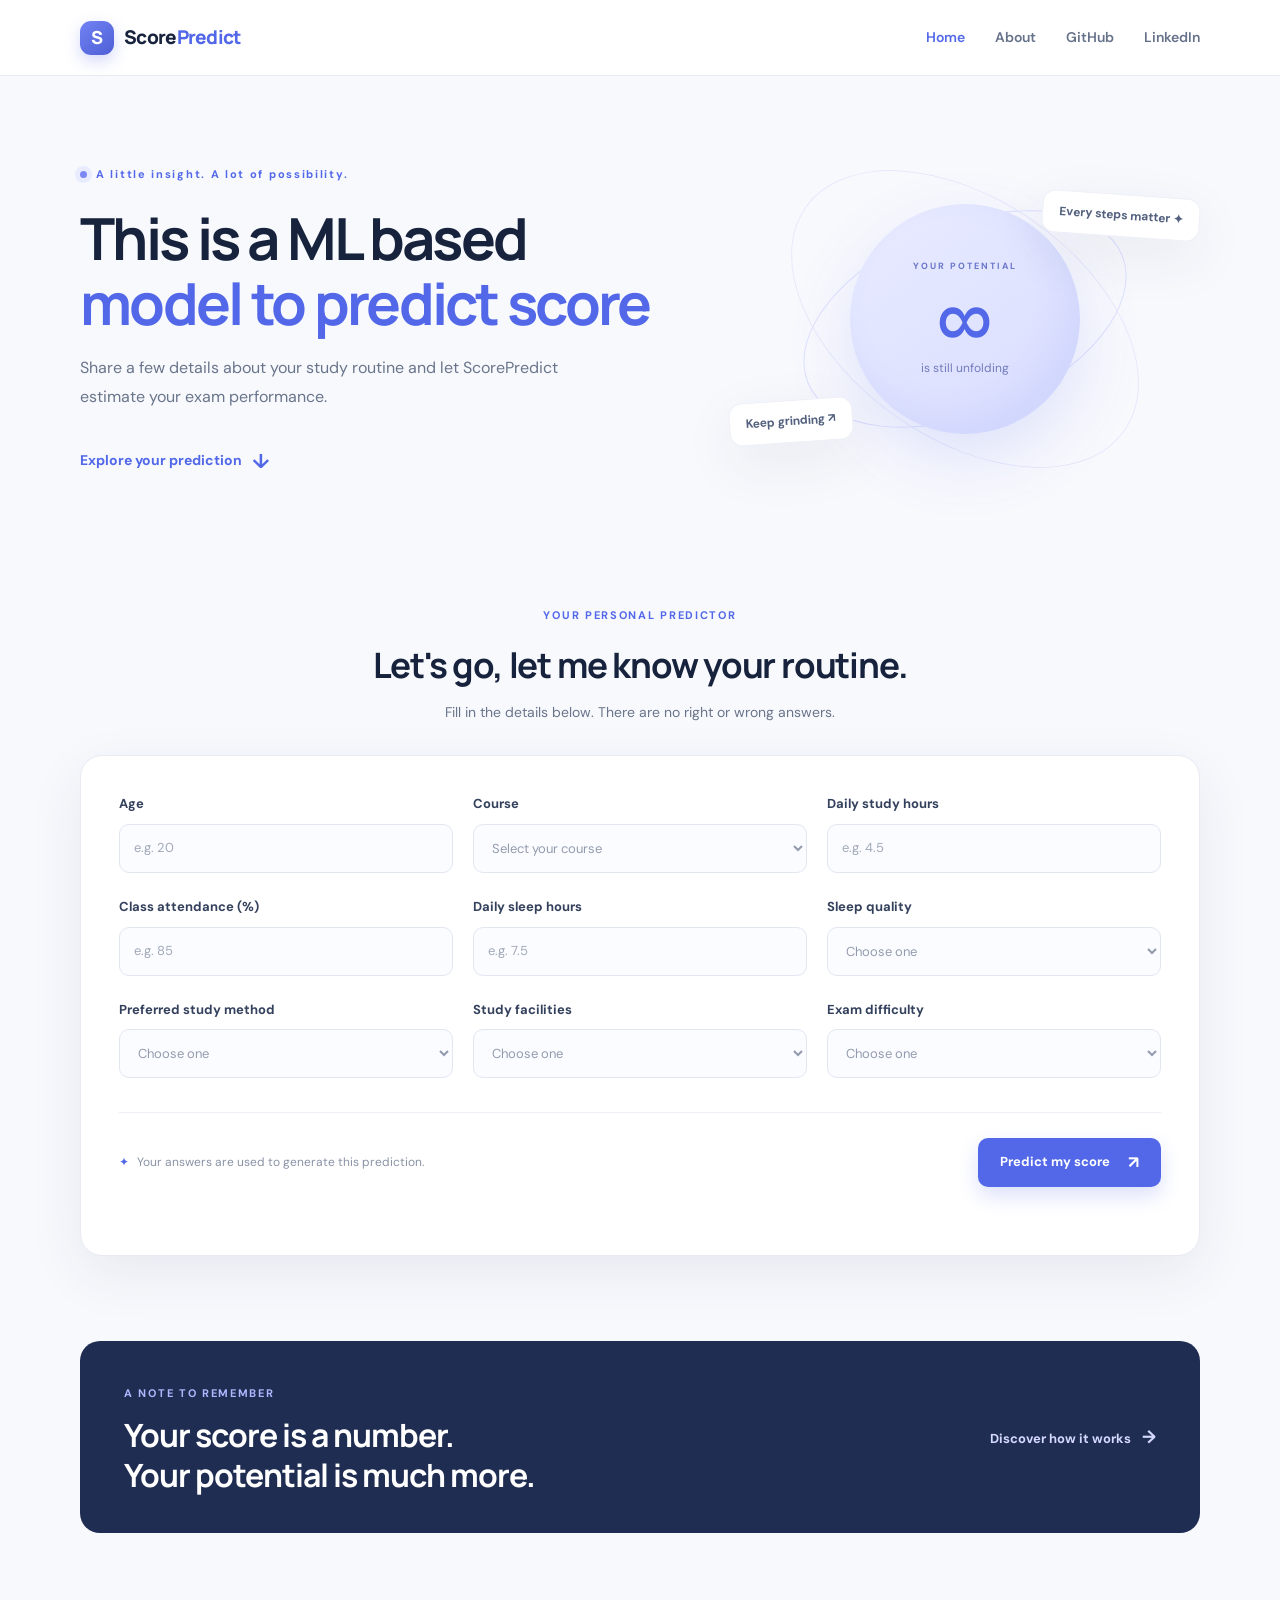
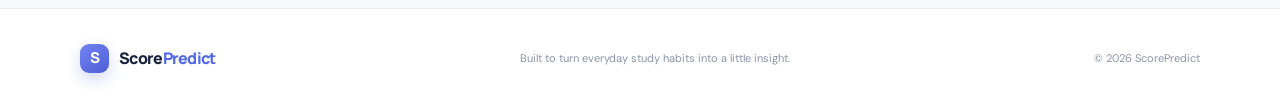
<file: frontend/index.html>
<!DOCTYPE html>
<html lang="en">
<head>
  <meta charset="UTF-8">
  <meta name="viewport" content="width=device-width, initial-scale=1.0">
  <meta name="description" content="Estimate your exam performance with ScorePredict.">
  <title>ScorePredict | Discover Your Potential</title>
  <link rel="preconnect" href="https://fonts.googleapis.com">
  <link rel="preconnect" href="https://fonts.gstatic.com" crossorigin>
  <link href="https://fonts.googleapis.com/css2?family=DM+Sans:wght@400;500;600;700&family=Manrope:wght@400;500;600;700;800&display=swap" rel="stylesheet">
  <link rel="stylesheet" href="style.css">
  <script src="script.js" defer></script>
</head>
<body>
  <header class="site-header">
    <a class="brand" href="index.html" aria-label="ScorePredict home">
      <span class="brand-mark">S</span>
      <span>Score<span class="brand-accent">Predict</span></span>
    </a>

    <nav class="nav-links" aria-label="Main navigation">
      <a class="nav-link active" href="index.html">Home</a>
      <a class="nav-link" href="about.html">About</a>
      <a class="nav-link" href="https://github.com/Saumik-Yadav" target="_blank" rel="noopener noreferrer">GitHub</a>
      <a class="nav-link" href="https://www.linkedin.com/in/saumik-yadav-44502a3b0" target="_blank" rel="noopener noreferrer">LinkedIn</a>
    </nav>
  </header>

  <main>
    <section class="hero section-wrap">
      <div class="hero-copy">
        <span class="eyebrow"><span class="eyebrow-dot"></span> A little insight. A lot of possibility.</span>
        <h1>This is a ML based<br><span>model to predict score</span></h1>
        <p>Share a few details about your study routine and let ScorePredict estimate your exam performance.</p>
        <a class="text-link" href="#predictor">Explore your prediction <span aria-hidden="true">↓</span></a>
      </div>
      <div class="hero-art" aria-hidden="true">
        <div class="orbit orbit-one"></div>
        <div class="orbit orbit-two"></div>
        <div class="hero-orb">
          <span class="orb-label">YOUR POTENTIAL</span>
          <strong>∞</strong>
          <span class="orb-caption">is still unfolding</span>
        </div>
        <span class="floating-note note-top">Every steps matter ✦</span>
        <span class="floating-note note-bottom">Keep grinding ↗</span>
      </div>
    </section>

    <section class="predict-section section-wrap" id="predictor">
      <div class="section-heading">
        <span class="eyebrow">YOUR PERSONAL PREDICTOR</span>
        <h2>Let's go, let me know your routine.</h2>
        <p>Fill in the details below. There are no right or wrong answers.</p>
      </div>

      <form id="prediction-form" class="prediction-card">
        <div class="form-grid">
          <div class="field">
            <label for="age">Age</label>
            <input id="age" name="age" type="number" min="10" max="100" step="1" placeholder="e.g. 20" required>
          </div>

          <div class="field">
            <label for="course">Course</label>
            <select id="course" name="course" required>
              <option value="" disabled selected>Select your course</option>
              <option value="bca">BCA</option>
              <option value="ba">BA</option>
              <option value="b.sc">B.Sc</option>
              <option value="b.com">B.Com</option>
              <option value="bba">BBA</option>
              <option value="diploma">Diploma</option>
              <option value="b.tech">B.Tech</option>
            </select>
          </div>

          <div class="field">
            <label for="study_hours">Daily study hours</label>
            <input id="study_hours" name="study_hours" type="number" min="0" max="24" step="0.1" placeholder="e.g. 4.5" required>
          </div>

          <div class="field">
            <label for="class_attendance">Class attendance (%)</label>
            <input id="class_attendance" name="class_attendance" type="number" min="0" max="100" step="0.1" placeholder="e.g. 85" required>
          </div>

          <div class="field">
            <label for="sleep_hours">Daily sleep hours</label>
            <input id="sleep_hours" name="sleep_hours" type="number" min="0" max="24" step="0.1" placeholder="e.g. 7.5" required>
          </div>

          <div class="field">
            <label for="sleep_quality">Sleep quality</label>
            <select id="sleep_quality" name="sleep_quality" required>
              <option value="" disabled selected>Choose one</option>
              <option value="poor">Poor</option>
              <option value="average">Average</option>
              <option value="good">Good</option>
            </select>
          </div>

          <div class="field">
            <label for="study_method">Preferred study method</label>
            <select id="study_method" name="study_method" required>
              <option value="" disabled selected>Choose one</option>
              <option value="self-study">Self-study</option>
              <option value="online videos">Online videos</option>
              <option value="coaching">Coaching</option>
              <option value="group study">Group study</option>
              <option value="mixed">Mixed</option>
            </select>
          </div>

          <div class="field">
            <label for="facility_rating">Study facilities</label>
            <select id="facility_rating" name="facility_rating" required>
              <option value="" disabled selected>Choose one</option>
              <option value="low">Low</option>
              <option value="medium">Medium</option>
              <option value="high">High</option>
            </select>
          </div>

          <div class="field">
            <label for="exam_difficulty">Exam difficulty</label>
            <select id="exam_difficulty" name="exam_difficulty" required>
              <option value="" disabled selected>Choose one</option>
              <option value="easy">Easy</option>
              <option value="moderate">Moderate</option>
              <option value="hard">Hard</option>
            </select>
          </div>
        </div>

        <div class="form-bottom">
          <p class="privacy-note"><span aria-hidden="true">✦</span> Your answers are used to generate this prediction.</p>
          <button class="primary-button" id="predict-button" type="submit">
            <span class="button-label">Predict my score</span>
            <span aria-hidden="true">↗</span>
          </button>
        </div>
        <p class="form-status" id="form-status" role="status" aria-live="polite"></p>
      </form>

      <section class="result-card" id="result-card" aria-live="polite" hidden>
        <div class="result-sparkle" aria-hidden="true">✦</div>
        <span class="eyebrow">YOUR SCORE PREDICTION</span>
        <div class="score-line"><strong id="predicted-score">--</strong><span>/ 100</span></div>
        <p class="result-message" id="result-message"></p>
        <p class="result-disclaimer">This is an estimate generated by a machine-learning model, not a guarantee of your actual exam result.</p>
        <button class="secondary-button" id="try-again" type="button">Update my answers</button>
      </section>
    </section>

    <section class="closing-banner section-wrap">
      <div>
        <span class="eyebrow">A NOTE TO REMEMBER</span>
        <h2>Your score is a number.<br>Your potential is much more.</h2>
      </div>
      <a href="about.html" class="banner-link">Discover how it works <span aria-hidden="true">→</span></a>
    </section>
  </main>

  <footer class="site-footer">
    <a class="brand footer-brand" href="index.html"><span class="brand-mark">S</span><span>Score<span class="brand-accent">Predict</span></span></a>
    <p>Built to turn everyday study habits into a little insight.</p>
    <span class="copyright">© <span id="year"></span> ScorePredict</span>
  </footer>
</body>
</html>
</file>
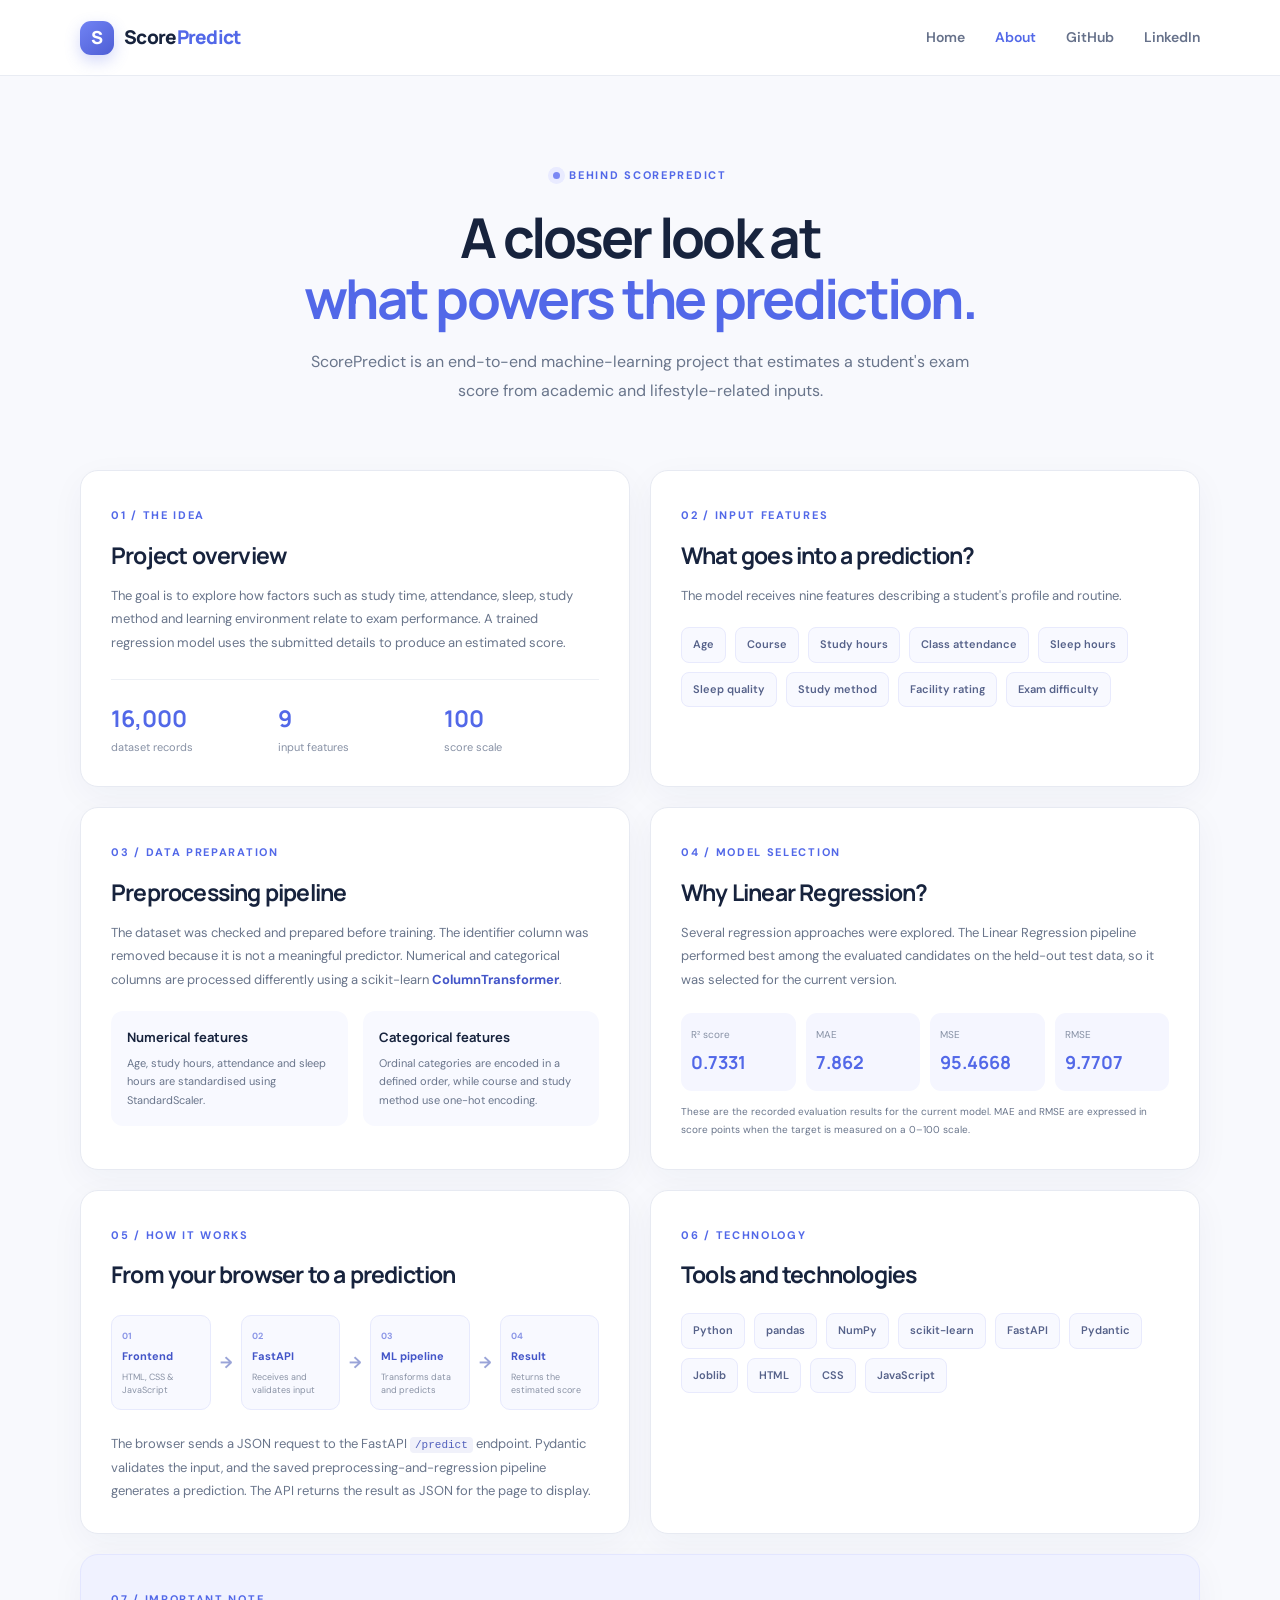
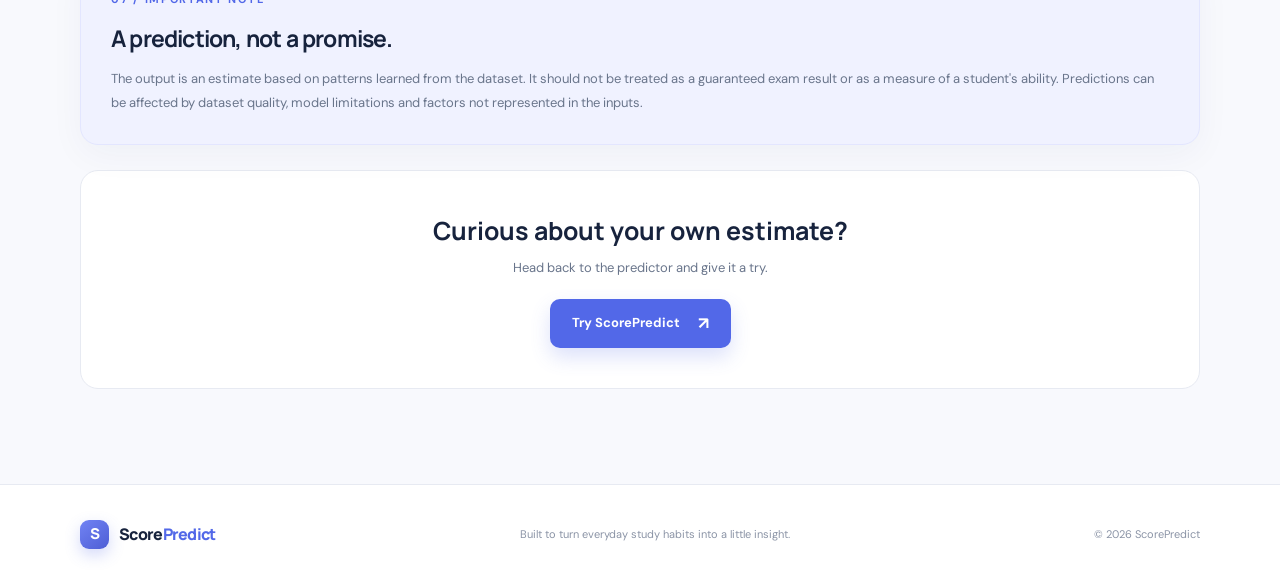
<file: frontend/about.html>
<!DOCTYPE html>
<html lang="en">
<head>
  <meta charset="UTF-8">
  <meta name="viewport" content="width=device-width, initial-scale=1.0">
  <meta name="description" content="Learn how the ScorePredict student exam score prediction project works.">
  <title>About | ScorePredict</title>
  <link rel="preconnect" href="https://fonts.googleapis.com">
  <link rel="preconnect" href="https://fonts.gstatic.com" crossorigin>
  <link href="https://fonts.googleapis.com/css2?family=DM+Sans:wght@400;500;600;700&family=Manrope:wght@400;500;600;700;800&display=swap" rel="stylesheet">
  <link rel="stylesheet" href="style.css">
</head>
<body>
  <header class="site-header">
    <a class="brand" href="index.html" aria-label="ScorePredict home">
      <span class="brand-mark">S</span>
      <span>Score<span class="brand-accent">Predict</span></span>
    </a>
    <nav class="nav-links" aria-label="Main navigation">
      <a class="nav-link" href="index.html">Home</a>
      <a class="nav-link active" href="about.html">About</a>
      <!-- Replace # with your actual profile URLs before publishing. -->
      <a class="nav-link" href="#" target="_blank" rel="noopener noreferrer">GitHub</a>
      <a class="nav-link" href="#" target="_blank" rel="noopener noreferrer">LinkedIn</a>
    </nav>
  </header>

  <main class="about-main">
    <section class="about-hero section-wrap">
      <span class="eyebrow"><span class="eyebrow-dot"></span> BEHIND SCOREPREDICT</span>
      <h1>A closer look at<br><span>what powers the prediction.</span></h1>
      <p>ScorePredict is an end-to-end machine-learning project that estimates a student's exam score from academic and lifestyle-related inputs.</p>
    </section>

    <section class="about-content section-wrap">
      <article class="info-panel">
        <span class="eyebrow">01 / THE IDEA</span>
        <h2>Project overview</h2>
        <p>The goal is to explore how factors such as study time, attendance, sleep, study method and learning environment relate to exam performance. A trained regression model uses the submitted details to produce an estimated score.</p>
        <div class="stat-row">
          <div class="stat"><strong>16,000</strong><span>dataset records</span></div>
          <div class="stat"><strong>9</strong><span>input features</span></div>
          <div class="stat"><strong>100</strong><span>score scale</span></div>
        </div>
      </article>

      <article class="info-panel">
        <span class="eyebrow">02 / INPUT FEATURES</span>
        <h2>What goes into a prediction?</h2>
        <p>The model receives nine features describing a student's profile and routine.</p>
        <div class="feature-list">
          <span>Age</span><span>Course</span><span>Study hours</span>
          <span>Class attendance</span><span>Sleep hours</span><span>Sleep quality</span>
          <span>Study method</span><span>Facility rating</span><span>Exam difficulty</span>
        </div>
      </article>

      <article class="info-panel">
        <span class="eyebrow">03 / DATA PREPARATION</span>
        <h2>Preprocessing pipeline</h2>
        <p>The dataset was checked and prepared before training. The identifier column was removed because it is not a meaningful predictor. Numerical and categorical columns are processed differently using a scikit-learn <strong>ColumnTransformer</strong>.</p>
        <div class="detail-grid">
          <div><h3>Numerical features</h3><p>Age, study hours, attendance and sleep hours are standardised using StandardScaler.</p></div>
          <div><h3>Categorical features</h3><p>Ordinal categories are encoded in a defined order, while course and study method use one-hot encoding.</p></div>
        </div>
      </article>

      <article class="info-panel">
        <span class="eyebrow">04 / MODEL SELECTION</span>
        <h2>Why Linear Regression?</h2>
        <p>Several regression approaches were explored. The Linear Regression pipeline performed best among the evaluated candidates on the held-out test data, so it was selected for the current version.</p>
        <div class="metric-grid">
          <div class="metric"><span>R² score</span><strong>0.7331</strong></div>
          <div class="metric"><span>MAE</span><strong>7.862</strong></div>
          <div class="metric"><span>MSE</span><strong>95.4668</strong></div>
          <div class="metric"><span>RMSE</span><strong>9.7707</strong></div>
        </div>
        <p class="small-note">These are the recorded evaluation results for the current model. MAE and RMSE are expressed in score points when the target is measured on a 0–100 scale.</p>
      </article>

      <article class="info-panel">
        <span class="eyebrow">05 / HOW IT WORKS</span>
        <h2>From your browser to a prediction</h2>
        <div class="architecture" aria-label="Prediction flow">
          <div class="architecture-step"><span>01</span><strong>Frontend</strong><small>HTML, CSS & JavaScript</small></div>
          <b aria-hidden="true">→</b>
          <div class="architecture-step"><span>02</span><strong>FastAPI</strong><small>Receives and validates input</small></div>
          <b aria-hidden="true">→</b>
          <div class="architecture-step"><span>03</span><strong>ML pipeline</strong><small>Transforms data and predicts</small></div>
          <b aria-hidden="true">→</b>
          <div class="architecture-step"><span>04</span><strong>Result</strong><small>Returns the estimated score</small></div>
        </div>
        <p>The browser sends a JSON request to the FastAPI <code>/predict</code> endpoint. Pydantic validates the input, and the saved preprocessing-and-regression pipeline generates a prediction. The API returns the result as JSON for the page to display.</p>
      </article>

      <article class="info-panel">
        <span class="eyebrow">06 / TECHNOLOGY</span>
        <h2>Tools and technologies</h2>
        <div class="tech-list">
          <span>Python</span><span>pandas</span><span>NumPy</span><span>scikit-learn</span>
          <span>FastAPI</span><span>Pydantic</span><span>Joblib</span><span>HTML</span><span>CSS</span><span>JavaScript</span>
        </div>
      </article>

      <article class="info-panel note-panel">
        <span class="eyebrow">07 / IMPORTANT NOTE</span>
        <h2>A prediction, not a promise.</h2>
        <p>The output is an estimate based on patterns learned from the dataset. It should not be treated as a guaranteed exam result or as a measure of a student's ability. Predictions can be affected by dataset quality, model limitations and factors not represented in the inputs.</p>
      </article>
    </section>

    <section class="about-cta section-wrap">
      <h2>Curious about your own estimate?</h2>
      <p>Head back to the predictor and give it a try.</p>
      <a class="primary-button button-link" href="index.html#predictor">Try ScorePredict <span aria-hidden="true">↗</span></a>
    </section>
  </main>

  <footer class="site-footer">
    <a class="brand footer-brand" href="index.html"><span class="brand-mark">S</span><span>Score<span class="brand-accent">Predict</span></span></a>
    <p>Built to turn everyday study habits into a little insight.</p>
    <span class="copyright">© <span id="year"></span> ScorePredict</span>
  </footer>
  <script>document.getElementById("year").textContent = new Date().getFullYear();</script>
</body>
</html>
</file>
<file: frontend/style.css>
:root {
  --ink: #17233d;
  --muted: #69758b;
  --blue: #5268e8;
  --blue-dark: #4054cf;
  --lavender: #eef0ff;
  --line: #e7eaf2;
  --surface: #ffffff;
  --background: #f8f9fd;
  --green: #16866b;
  --shadow: 0 18px 55px rgba(34, 48, 91, 0.08);
}

* { box-sizing: border-box; }
html { scroll-behavior: smooth; scroll-padding-top: 100px; }
body {
  margin: 0;
  color: var(--ink);
  background: var(--background);
  font-family: "DM Sans", sans-serif;
  line-height: 1.6;
}
h1, h2, h3, .brand { font-family: "Manrope", sans-serif; }
a { color: inherit; text-decoration: none; }
button, input, select { font: inherit; }
[hidden] { display: none !important; }
.section-wrap { width: min(1120px, calc(100% - 48px)); margin-inline: auto; }


.site-header {
  height: 76px;
  padding: 0 max(24px, calc((100vw - 1120px) / 2));
  position: sticky;
  top: 0;
  z-index: 20;
  display: flex;
  align-items: center;
  justify-content: space-between;
  gap: 24px;
  background: rgba(255, 255, 255, 0.94);
  border-bottom: 1px solid rgba(231, 234, 242, 0.9);
  backdrop-filter: blur(14px);
}
.brand { display: inline-flex; align-items: center; gap: 10px; font-weight: 800; font-size: 19px; letter-spacing: -0.7px; white-space: nowrap; }
.brand-mark {
  width: 34px; height: 34px; border-radius: 11px; display: grid; place-items: center;
  color: white; background: linear-gradient(140deg, #7183f4, #4e5ed5); font-size: 18px;
  box-shadow: 0 6px 15px rgba(82, 104, 232, 0.25);
}
.brand-accent { color: var(--blue); }
.nav-links { display: flex; align-items: center; gap: 30px; }
.nav-link { color: #66718a; font-size: 14px; font-weight: 600; transition: color .2s ease; }
.nav-link:hover, .nav-link.active { color: var(--blue); }


.hero { min-height: 475px; display: grid; grid-template-columns: 1.12fr .88fr; align-items: center; gap: 50px; padding-block: 65px 55px; }
.eyebrow { display: inline-flex; align-items: center; gap: 9px; color: var(--blue); font-size: 11px; font-weight: 700; letter-spacing: 1.7px; }
.eyebrow-dot { width: 7px; height: 7px; border-radius: 50%; background: #7b88f4; box-shadow: 0 0 0 5px #e9ebff; }
.hero h1, .about-hero h1 { margin: 20px 0 18px; font-size: clamp(38px, 5vw, 58px); line-height: 1.12; letter-spacing: -2.7px; }
.hero h1 span, .about-hero h1 span { color: var(--blue); }
.hero-copy > p, .about-hero > p { max-width: 520px; color: var(--muted); font-size: 16px; line-height: 1.8; }
.text-link { display: inline-flex; align-items: center; gap: 10px; margin-top: 17px; color: var(--blue); font-weight: 700; font-size: 14px; }
.text-link span { font-size: 20px; transition: transform .2s; }
.text-link:hover span { transform: translateY(4px); }
.hero-art { min-height: 320px; position: relative; display: grid; place-items: center; }
.hero-orb {
  width: 230px; height: 230px; border-radius: 50%; display: flex; flex-direction: column;
  justify-content: center; align-items: center; background: linear-gradient(145deg, #e8ebff, #d9ddff);
  box-shadow: inset -15px -15px 35px rgba(82, 104, 232, .08), 0 25px 65px rgba(82, 104, 232, .15);
  position: relative; z-index: 2;
}
.hero-orb strong { color: var(--blue); font-family: "Manrope", sans-serif; font-size: 78px; line-height: 1.1; font-weight: 500; }
.orb-label { color: #6975c8; font-size: 9px; letter-spacing: 2px; font-weight: 700; }
.orb-caption { color: #707bbd; font-size: 12px; }
.orbit { position: absolute; border: 1px solid #dce0ff; border-radius: 50%; transform: rotate(-22deg); }
.orbit-one { width: 340px; height: 190px; }
.orbit-two { width: 390px; height: 240px; transform: rotate(35deg); border-color: #e7e9fb; }
.floating-note { position: absolute; z-index: 3; padding: 11px 16px; border: 1px solid #eef0f7; border-radius: 13px; background: white; box-shadow: var(--shadow); color: #53617e; font-size: 12px; font-weight: 700; }
.note-top { top: 35px; right: 0; transform: rotate(4deg); }
.note-bottom { bottom: 35px; left: 0; transform: rotate(-4deg); }

/* ---------- Prediction form ---------- */
.predict-section { padding-block: 50px 85px; }
.section-heading { text-align: center; margin-bottom: 32px; }
.section-heading h2 { margin: 10px 0 8px; font-size: clamp(26px, 3vw, 35px); letter-spacing: -1.2px; }
.section-heading p { margin: 0; color: var(--muted); font-size: 14px; }
.prediction-card { padding: 38px; background: var(--surface); border: 1px solid var(--line); border-radius: 22px; box-shadow: var(--shadow); }
.form-grid { display: grid; grid-template-columns: repeat(3, minmax(0, 1fr)); gap: 24px 20px; }
.field { display: flex; flex-direction: column; gap: 9px; min-width: 0; }
.field label { color: #34415d; font-size: 13px; font-weight: 700; }
.field input, .field select {
  width: 100%; min-height: 49px; padding: 0 14px; outline: none; border: 1px solid #e2e6f0;
  border-radius: 10px; color: var(--ink); background: #fbfcff; font-size: 13px; transition: border .2s, box-shadow .2s;
}
.field input::placeholder { color: #a1a9b9; }
.field select:invalid { color: #929bad; }
.field input:focus, .field select:focus { border-color: #8794f1; box-shadow: 0 0 0 3px #eef0ff; background: white; }
.form-bottom { display: flex; align-items: center; justify-content: space-between; gap: 20px; margin-top: 34px; padding-top: 25px; border-top: 1px solid #edf0f5; }
.privacy-note { margin: 0; color: #8992a5; font-size: 12px; }
.privacy-note span { color: var(--blue); margin-right: 5px; }
.primary-button {
  min-height: 49px; padding: 0 22px; display: inline-flex; align-items: center; justify-content: center; gap: 18px;
  border: 0; border-radius: 10px; background: var(--blue); color: white; font-weight: 700; font-size: 13px;
  cursor: pointer; box-shadow: 0 9px 20px rgba(82, 104, 232, .2); transition: transform .2s, background .2s, box-shadow .2s;
}
.primary-button:hover { background: var(--blue-dark); transform: translateY(-2px); box-shadow: 0 12px 24px rgba(82, 104, 232, .26); }
.primary-button:disabled { opacity: .65; cursor: wait; transform: none; }
.primary-button > span:last-child { font-size: 17px; }
.form-status { min-height: 18px; margin: 12px 0 0; color: #bd4b55; font-size: 12px; }
.form-status.success { color: var(--green); }


.result-card {
  position: relative; max-width: 650px; margin: 28px auto 0; padding: 38px 30px; text-align: center;
  overflow: hidden; border: 1px solid #e3e6ff; border-radius: 22px;
  background: radial-gradient(circle at 50% 0%, #eef0ff 0, #fff 65%); box-shadow: var(--shadow);
  animation: result-in .55s ease both;
}
@keyframes result-in { from { opacity: 0; transform: translateY(18px); } to { opacity: 1; transform: translateY(0); } }
.result-sparkle { position: absolute; top: 18px; right: 25px; color: #9aa5ff; font-size: 25px; }
.score-line { display: flex; align-items: baseline; justify-content: center; gap: 8px; margin: 8px 0; }
.score-line strong { color: var(--blue); font-family: "Manrope", sans-serif; font-size: clamp(58px, 10vw, 82px); line-height: 1.15; letter-spacing: -4px; }
.score-line span { color: #8b94a8; font-weight: 600; }
.result-message { max-width: 460px; margin: 8px auto 12px; color: #35415d; font-size: 17px; font-weight: 700; }
.result-disclaimer { max-width: 490px; margin: 0 auto 22px; color: #8992a5; font-size: 11px; }
.secondary-button { padding: 10px 17px; border: 1px solid #dfe3f7; border-radius: 9px; color: var(--blue); background: white; font-size: 12px; font-weight: 700; cursor: pointer; }
.secondary-button:hover { background: #f5f6ff; }


.closing-banner { display: flex; align-items: center; justify-content: space-between; gap: 25px; margin-bottom: 75px; padding: 38px 44px; border-radius: 20px; background: #202d52; color: white; }
.closing-banner .eyebrow { color: #aeb8ff; }
.closing-banner h2 { margin: 10px 0 0; font-size: clamp(23px, 3vw, 32px); line-height: 1.25; letter-spacing: -1px; }
.banner-link { flex: 0 0 auto; color: #d5d9ff; font-size: 13px; font-weight: 700; }
.banner-link span { margin-left: 8px; font-size: 18px; }
.site-footer { min-height: 100px; padding: 25px max(24px, calc((100vw - 1120px) / 2)); display: flex; align-items: center; justify-content: space-between; gap: 20px; background: white; border-top: 1px solid var(--line); }
.footer-brand { font-size: 16px; }
.footer-brand .brand-mark { width: 29px; height: 29px; font-size: 15px; border-radius: 9px; }
.site-footer p, .copyright { margin: 0; color: #8b94a6; font-size: 11px; }

/* ---------- About page ---------- */
.about-main { padding-bottom: 20px; }
.about-hero { padding-block: 85px 65px; text-align: center; }
.about-hero h1 { font-size: clamp(38px, 5vw, 55px); }
.about-hero > p { max-width: 680px; margin: 0 auto; }
.about-content { display: grid; grid-template-columns: repeat(2, minmax(0, 1fr)); gap: 20px; }
.info-panel { padding: 30px; border: 1px solid var(--line); border-radius: 18px; background: white; box-shadow: 0 10px 35px rgba(34, 48, 91, .045); }
.info-panel h2 { margin: 10px 0 10px; font-size: 23px; letter-spacing: -.8px; }
.info-panel > p { margin: 0; color: var(--muted); font-size: 13px; line-height: 1.8; }
.info-panel strong { color: #4355c8; }
.stat-row { display: grid; grid-template-columns: repeat(3, 1fr); gap: 12px; margin-top: 25px; padding-top: 20px; border-top: 1px solid #edf0f5; }
.stat { display: flex; flex-direction: column; gap: 2px; }
.stat strong { color: var(--blue); font-family: "Manrope", sans-serif; font-size: 23px; }
.stat span { color: #8791a5; font-size: 11px; }
.feature-list, .tech-list { display: flex; flex-wrap: wrap; gap: 9px; margin-top: 20px; }
.feature-list span, .tech-list span { padding: 8px 11px; border: 1px solid #e8eafd; border-radius: 8px; background: #f8f9ff; color: #56628a; font-size: 11px; font-weight: 600; }
.detail-grid { display: grid; grid-template-columns: 1fr 1fr; gap: 15px; margin-top: 20px; }
.detail-grid > div { padding: 16px; border-radius: 12px; background: #f8f9ff; }
.detail-grid h3 { margin: 0 0 6px; font-size: 13px; }
.detail-grid p { margin: 0; color: var(--muted); font-size: 11px; line-height: 1.7; }
.metric-grid { display: grid; grid-template-columns: repeat(4, 1fr); gap: 10px; margin: 22px 0 12px; }
.metric { padding: 14px 10px; border-radius: 11px; background: #f5f6ff; display: flex; flex-direction: column; gap: 5px; }
.metric span { color: #8791a5; font-size: 10px; }
.metric strong { color: var(--blue); font-family: "Manrope", sans-serif; font-size: 18px; }
.info-panel .small-note { font-size: 10px; }
.architecture { display: flex; align-items: stretch; gap: 9px; margin: 22px 0; }
.architecture-step { flex: 1; min-width: 0; display: flex; flex-direction: column; gap: 5px; padding: 13px 10px; border: 1px solid #e7eafd; border-radius: 10px; background: #f8f9ff; }
.architecture-step span { color: #8c97e7; font-size: 9px; font-weight: 700; }
.architecture-step strong { font-size: 11px; }
.architecture-step small { color: #8992a5; font-size: 9px; line-height: 1.4; }
.architecture > b { align-self: center; color: #9aa4d8; }
.info-panel code { padding: 2px 5px; border-radius: 4px; background: #f0f1fa; color: #5261bc; font-size: 11px; }
.note-panel { grid-column: 1 / -1; background: #f0f2ff; border-color: #e3e6ff; }
.about-cta { margin-top: 25px; margin-bottom: 75px; padding: 40px; text-align: center; border-radius: 18px; background: white; border: 1px solid var(--line); }
.about-cta h2 { margin: 0 0 7px; font-size: 25px; }
.about-cta p { margin: 0 0 20px; color: var(--muted); font-size: 13px; }
.button-link { display: inline-flex; }

/* ---------- Responsive ---------- */
@media (max-width: 850px) {
  .hero { gap: 20px; }
  .hero-art { transform: scale(.88); }
  .form-grid { grid-template-columns: repeat(2, minmax(0, 1fr)); }
  .architecture { flex-wrap: wrap; }
  .architecture-step { flex-basis: 38%; }
}
@media (max-width: 600px) {
  .section-wrap { width: min(100% - 32px, 480px); }
  .site-header { height: auto; min-height: 68px; padding: 12px 16px; align-items: flex-start; flex-direction: column; gap: 10px; }
  .brand { font-size: 17px; }
  .nav-links { width: 100%; justify-content: space-between; gap: 10px; }
  .nav-link { font-size: 11px; }
  .hero { grid-template-columns: 1fr; padding-block: 58px 25px; gap: 0; }
  .hero h1, .about-hero h1 { letter-spacing: -1.8px; }
  .hero-copy > p, .about-hero > p { font-size: 14px; }
  .hero-art { min-height: 265px; transform: scale(.78); margin: -5px 0 -15px; }
  .predict-section { padding-top: 35px; }
  .prediction-card { padding: 23px 18px; border-radius: 16px; }
  .form-grid { grid-template-columns: 1fr; gap: 17px; }
  .form-bottom { align-items: stretch; flex-direction: column; }
  .primary-button { width: 100%; }
  .closing-banner { align-items: flex-start; flex-direction: column; padding: 30px 24px; }
  .site-footer { align-items: flex-start; flex-direction: column; gap: 9px; padding: 24px 16px; }
  .about-hero { padding-block: 60px 42px; }
  .about-content { grid-template-columns: 1fr; }
  .note-panel { grid-column: auto; }
  .info-panel { padding: 23px 19px; }
  .metric-grid { grid-template-columns: repeat(2, 1fr); }
  .detail-grid { grid-template-columns: 1fr; }
  .architecture { gap: 7px; }
  .architecture-step { flex-basis: 42%; }
  .architecture > b { display: none; }
  .stat strong { font-size: 19px; }
  .about-cta { padding: 32px 20px; }
}
</file>
